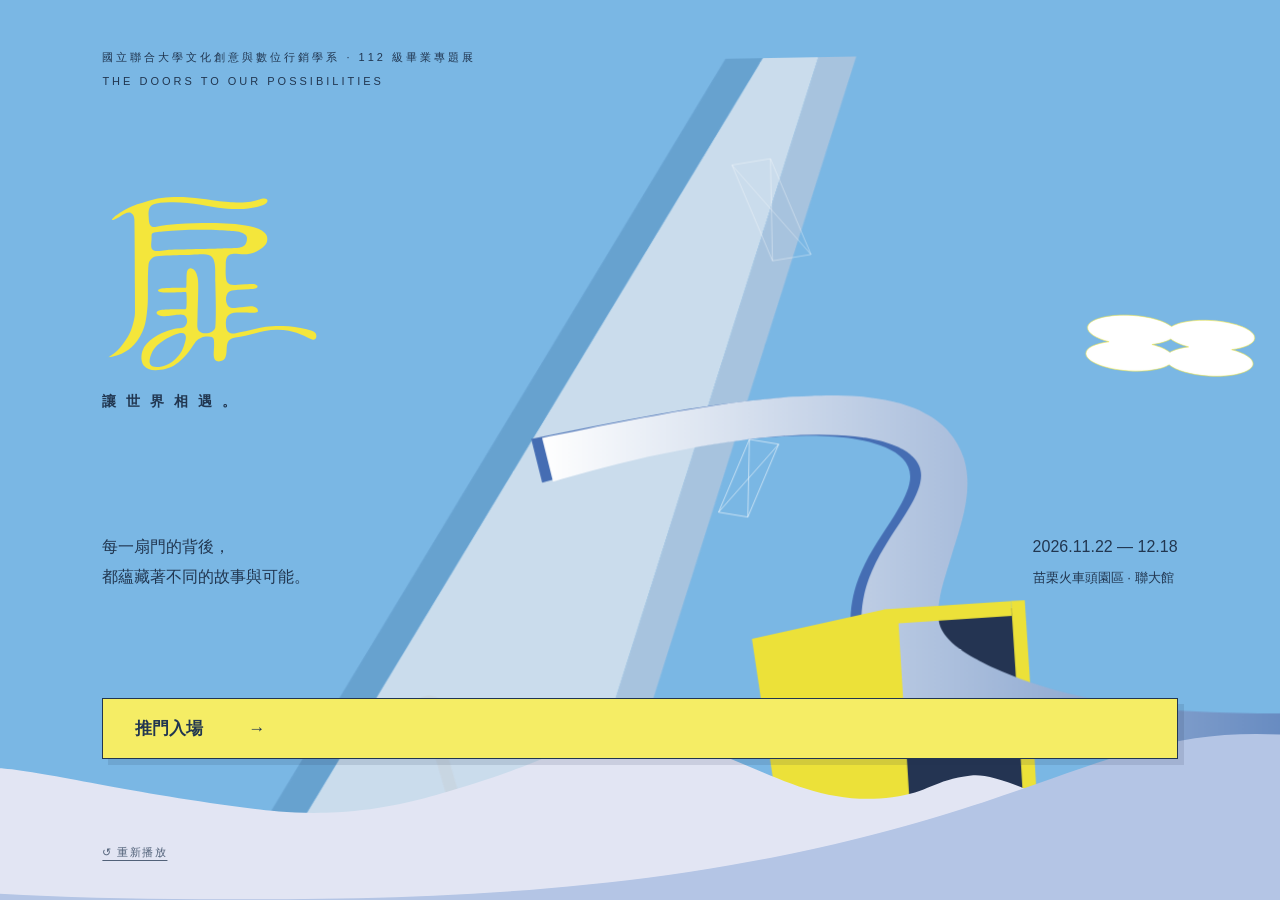
<file: index.html>
<!DOCTYPE html>
<html lang="zh-Hant">
<head>
  <meta charset="utf-8">
  <meta http-equiv="refresh" content="0; url=prototype/">
  <title>扉｜國立聯合大學文化創意與數位行銷學系 112 級畢業專題展官方網站</title><link rel="icon" type="image/png" href="prototype/assets/展覽小標誌.png">
  <script>
    window.location.replace('prototype/' + window.location.hash);
  </script>
</head>
<body style="font-family: -apple-system, BlinkMacSystemFont, 'Noto Serif TC', serif; text-align: center; padding-top: 60px; color: #4a637d; background: #eef3f8;">
  <h2>扉｜畢業專題成果典藏</h2>
  <p>正在前往展覽網站，請稍候…</p>
  <p><a href="prototype/" style="color: #2458a6; text-decoration: none; border-bottom: 1px solid #2458a6;">若未自動跳轉，請點此進入</a></p>
</body>
</html>
</file>
<file: prototype/main.css>
/* ==========================================================================
   國立聯合大學 文化創意與數位行銷學系 112 級畢業專題展《扉》
   官方展覽網站 核心主樣式表 (Unified Main Stylesheet)
   ==========================================================================
   本檔案整合原先分散的 style.css、upgrade.css、official.css 與 refinement.css，
   依據介面結構進行模組化分區，並附帶詳細中文備註說明。
   
   【目錄導覽】
   - 區塊 01：全域變數、基礎重設與襯線字型定義 (Variables & Reset)
   - 區塊 02：全站底層天空藍鎖定與主視覺全景 (Backdrop Architecture & Blue Sky Lock)
   - 區塊 03：主視覺天光與海浪微動態系統 (Ambient Waves & Breathing Light)
   - 區塊 04：開場動畫系統 (Opening Overlay & Reveal Animation)
   - 區塊 05：頁首導覽列與官方識別標誌 (Header & Official Brand)
   - 區塊 06：首頁大圖區與沉浸式進入按鈕 (Hero Section & Enter Exhibition)
   - 區塊 07：隨機門扉探索輪播區 (Door Carousel, 3D Swiper & Controls)
   - 區塊 08：作品展區滿版色彩氛圍與資訊面板 (Full-Bleed Atmosphere & Project Banner)
   - 區塊 09：專題完整說明網格 (Project Description Sections)
   - 區塊 10：成果展示相簿與照片放大燈箱 (Gallery Photowall & Lightbox Dialog)
   - 區塊 11：團隊 3D 雙面翻轉畫框與漸層透明底色 (Team 3D Flip Card & Transparent Frame)
   - 區塊 12：指導老師尊榮占位畫框與呼吸微光印鑑 (Advisor Frame & Glowing Seal)
   - 區塊 13：下一扇門扉翻門按鈕 (Next Project Door Transition Button)
   - 區塊 14：展務團隊、系所介紹、展覽交通資訊與頁尾 (Visiting Info, Faculty & Footer)
   - 區塊 15：行動裝置與平板響應式全斷點適配 (Responsive Layout for Mobile & Tablet)
   ========================================================================== */


/* ==========================================================================
   【區塊 01】全域變數、基礎重設與襯線字型定義 (Variables & Reset)
   ========================================================================== */

:root {
  /* 官方展覽主視覺標準色系 */
  --accent: #619ab4;          /* 預設天藍代表色 (由各組 themeColor 動態覆蓋) */
  --accent-rgb: 97, 154, 180; /* 代表色之 RGB 數值，用於半透明與覆蓋層計算 */
  --card-bg: #619ab4;         /* 門卡背面與底色 */
  --ink: #213650;             /* 深墨藍文字主色 */
  --paper: #f6f6eb;           /* 典雅溫潤米白底色 */
  
  /* 襯線字型堆疊（標準宋體/楷體優先，維持文藝典雅氣質） */
  --font-serif: "Noto Serif TC", "Source Han Serif TC", "Songti TC", "STSong", "MingLiU", "DFKai-SB", serif;
  --font-sans: -apple-system, BlinkMacSystemFont, "Segoe UI", Roboto, "Microsoft JhengHei", "PingFang TC", sans-serif;
}

/* 盒模型全域重設 */
*, *::before, *::after {
  box-sizing: border-box;
}

html {
  scroll-behavior: smooth;
  scroll-padding-top: 90px;
}

body {
  margin: 0;
  color: var(--ink);
  font-family: var(--font-sans);
  background-color: #7ab7e4 !important; /* 確保全域底色永久鎖定為官方開幕藍色 */
  overflow-x: clip;
  -webkit-font-smoothing: antialiased;
}

/* 點擊反饋與按鈕/連結基礎 */
button, a {
  -webkit-tap-highlight-color: transparent;
}

a {
  color: inherit;
  text-underline-offset: 5px;
}

button {
  cursor: pointer;
  font: inherit;
  color: inherit;
  border: 0;
  background: transparent;
}

button:focus-visible, a:focus-visible {
  outline: 3px solid #324ac2;
  outline-offset: 5px;
}

/* 標題襯線字體強制規範 */
h1, h2, h3, h4,
.project-title-main,
.door strong,
.section-head h2,
.project-heading h2,
.project-team h3,
#venue h3,
#faculty h3,
.hero h1 {
  font-family: var(--font-serif) !important;
  font-weight: 700 !important;
  letter-spacing: 0.05em !important;
}

/* 頁面切換淡入動畫（限於 main 內容頁） */
[hidden] {
  display: none !important;
}

main > [data-page]:not([hidden]) {
  animation: page-enter 0.35s ease both;
}

@keyframes page-enter {
  from { opacity: 0; transform: translateY(10px); }
  to   { opacity: 1; transform: none; }
}


/* ==========================================================================
   【區塊 02】全站底層天空藍鎖定與主視覺全景 (Backdrop Architecture & Blue Sky Lock)
   --------------------------------------------------------------------------
   【核心備註】
   1. 背景藍色 (#7ab7e4)：貫穿全站與開場動畫的核心底色，任何過渡均不可設為透明。
   2. 滿版氛圍覆蓋層 (.exhibition-backdrop::after)：全螢幕 100vw × 100vh 覆蓋，
      依選中的門卡代表色以 22% 半透明柔和過渡，既展現各組色彩氛圍，又保留主視覺可見性。
   ========================================================================== */

body, body[data-page] {
  animation: none !important;
  transform: none !important;
  background-color: #7ab7e4 !important;
}

.exhibition-backdrop {
  position: fixed !important;
  inset: 0 !important;
  width: 100vw !important;
  height: 100vh !important;
  pointer-events: none !important;
  z-index: 0 !important;
  overflow: hidden !important;
  background-color: #7ab7e4 !important;
}

/* 滿版標準色半透明氛圍覆蓋層 (隨各組代表色平滑過渡) */
.exhibition-backdrop::after {
  content: "" !important;
  position: absolute !important;
  inset: 0 !important;
  width: 100% !important;
  height: 100% !important;
  background-color: rgba(var(--accent-rgb, 97, 154, 180), 0.22) !important;
  transition: background-color 0.6s cubic-bezier(0.25, 1, 0.5, 1) !important;
  pointer-events: none !important;
  z-index: 1 !important;
}

/* 官方主視覺 SVG 場景向量圖 (電腦版/手機版響應式切換) */
.official-scene {
  position: absolute !important;
  inset: 0 !important;
  width: 100% !important;
  height: 100% !important;
  display: block !important;
  object-fit: cover !important;
}

.scene-desktop {
  display: block !important;
}
.scene-mobile {
  display: none !important;
}

/* 電腦版海浪下半部無縫封底延展 */
.scene-desktop .sea-continuation {
  fill: #b4c5e5 !important;
}


/* ==========================================================================
   【區塊 03】主視覺天光與海浪微動態系統 (Ambient Waves & Breathing Light)
   ========================================================================== */

/* 1. 天光微動態：柔和明度與彩度交替呼吸光澤 */
#home [data-name="天光"] {
  transform-box: fill-box;
  transform-origin: 94% 0;
}

#home:not(.intro-running) [data-name="天光"] {
  animation: light-breathe-glow 7s ease-in-out infinite alternate !important;
}

@keyframes light-breathe-glow {
  0% {
    opacity: 0.82;
    transform: rotate(-1deg);
    filter: brightness(0.96) saturate(0.92);
  }
  50% {
    opacity: 1;
    transform: rotate(0.8deg);
    filter: brightness(1.16) saturate(1.22) drop-shadow(0 0 18px rgba(255, 255, 255, 0.45));
  }
  100% {
    opacity: 0.86;
    transform: rotate(-0.65deg);
    filter: brightness(1.02) saturate(1.05);
  }
}

/* 2. 海波浪微動態：輕柔起伏搖盪 */
#home [data-name="海波浪"] {
  animation: sea-sway-ambient 6.5s ease-in-out infinite alternate !important;
}

@keyframes sea-sway-ambient {
  0%   { transform: translate(0, 0) rotate(0deg); }
  50%  { transform: translate(-11px, 9px) rotate(-0.28deg); }
  100% { transform: translate(16px, -13px) rotate(0.32deg); }
}

#home [data-name="海波浪"] path:nth-child(1) {
  animation: sea-foam-ambient 4.5s ease-in-out infinite alternate !important;
}

@keyframes sea-foam-ambient {
  0%   { opacity: 0.75; transform: translateY(0); }
  50%  { opacity: 0.95; transform: translateY(-2px); }
  100% { opacity: 0.8;  transform: translateY(1.5px); }
}

/* 門片以右側為軸，鑰匙固定在天光範圍內。 */
#home:not(.intro-running) [data-name="門框上層"] {
  transform-box: fill-box;
  transform-origin: 100% 0;
  animation: door-leaf-idle 5.2s ease-in-out infinite;
}

@keyframes door-leaf-idle {
  0%, 100% { transform: scaleX(1); }
  50% { transform: scaleX(.95); }
}

#home:not(.intro-running) [data-name="鑰匙影子"] {
  animation: key-idle 5.8s ease-in-out infinite;
}

@keyframes key-idle {
  0%, 100% { opacity: .28; }
  45%, 65% { opacity: 1; }
}

/* 3. 道路光影流動 */
#home:not(.intro-running) [data-name="路上層色"] {
  animation: road-ambient 8s ease-in-out infinite alternate !important;
}
@keyframes road-ambient {
  0%   { filter: brightness(1); }
  100% { filter: brightness(1.06) saturate(1.05); }
}


/* ==========================================================================
   【區塊 04】開場動畫系統 (Opening Overlay & Reveal Animation)
   ========================================================================== */

#opening {
  position: fixed;
  inset: 0;
  z-index: 100;
  background: #79b9d8;
  display: none;
  align-items: center;
  justify-content: center;
  flex-direction: column;
  pointer-events: none;
  color: #f4ed69;
}

#opening.play {
  display: flex;
  animation: opening 2s both;
}

#opening span {
  font-family: var(--font-serif);
  font-size: 180px;
  animation: form 1.5s both;
}

#opening p {
  letter-spacing: 12px;
}

@keyframes opening {
  0%, 75% { opacity: 1; }
  100%    { opacity: 0; visibility: hidden; }
}

@keyframes form {
  from { transform: translateY(35px) rotate(-10deg); filter: blur(12px); opacity: 0; }
  to   { transform: none; filter: none; opacity: 1; }
}

/* ---- 首頁場景架構（開場與靜態首頁共用的錨定排版）---- */

/* 開場蓋板：refinement 覆蓋 — 新架構中 #opening 由 JS 控制，CSS 預設收起 */
#opening, #opening.play, #opening.demo-play {
  display: none !important;
  animation: none !important;
}

/* #home 整體佈局鎖定 */
#home {
  animation: none !important;
  isolation: isolate;
  overflow: hidden;
}

#home .scene-art {
  position: absolute;
  pointer-events: none;
  user-select: none;
  transform: none !important;
  animation: none !important;
  translate: none !important;
  z-index: -1;
}

#home .official-scene {
  pointer-events: none;
  user-select: none;
  animation: none !important;
}

#home .official-logo {
  aspect-ratio: 478 / 402;
  object-fit: contain;
}

#home .hero-index {
  pointer-events: none;
}

/* ---- 開場進行中（intro-running）SVG 圖層動畫 ---- */

/* 天光 → 道路 → 門圖騰 → 雲。各段各自緩入緩出。 */
#home.intro-running [data-name="天光"] {
  animation: light-fall 3s ease-in-out both !important;
}

#home.intro-running [data-name="路上層色"],
#home.intro-running [data-name="路下層色"] {
  animation: road-reveal 3s 1.6s ease-in-out both !important;
}

#home.intro-running [data-layer="未知的門圖騰01"] {
  animation: scene-fade-in 1.7s 3.8s ease-in-out both;
}

#home.intro-running [data-layer="未知的門圖騰01"] + [data-layer="未知的門圖騰01"] {
  animation-delay: 4.4s;
}

#home [data-name="雲"] {
  animation: opening-cloud-drift 9s ease-in-out infinite alternate;
}

#home.intro-running [data-layer="雲"] {
  animation: scene-fade-in 2.15s 5.05s ease-in-out both;
}

#home.intro-running .hero-bottom {
  animation: home-copy-in 7.2s ease-in-out both;
}

#home.intro-running [data-name="鑰匙影子"] {
  animation: key-in-light 1.8s 1.5s ease-in-out both !important;
}

@keyframes road-reveal {
  from { clip-path: inset(0 100% 0 0); }
  to   { clip-path: inset(0 0 0 0); }
}

@keyframes light-fall {
  from {
    opacity: 0;
    transform: rotate(-1deg) scaleY(.05);
    filter: brightness(.96) saturate(.92);
  }
  to {
    opacity: .82;
    transform: rotate(-1deg) scaleY(1);
    filter: brightness(.96) saturate(.92);
  }
}

@keyframes scene-fade-in {
  from { opacity: 0; }
  to   { opacity: 1; }
}

@keyframes opening-cloud-drift {
  from { translate: 0 0; }
  to   { translate: 20px -6px; }
}

@keyframes home-copy-in {
  0%, 25% { opacity: .3; }
  100% { opacity: 1; }
}

@keyframes key-in-light {
  from { opacity: 0; }
  to   { opacity: .28; }
}

/* ---- 官方場景圖層：雙構圖精確錨定（首頁 & 展覽背板共用）---- */

#home .scene-art {
  inset: 0 !important;
  width: 100%;
  height: 100% !important;
  overflow: hidden;
  background: none;
}

#home .scene-art .official-scene,
.exhibition-backdrop .official-scene {
  position: absolute;
  inset: 0;
  width: 100%;
  height: 100%;
  max-width: none;
  transform: none !important;
  translate: none !important;
}

#home .placed-layer {
  pointer-events: none;
}


/* ==========================================================================
   【區塊 05】頁首導覽列與官方識別標誌 (Header & Official Brand)
   ========================================================================== */

header {
  height: 76px;
  padding: 0 5vw;
  display: flex;
  align-items: center;
  justify-content: space-between;
  background: #f6f6ebef;
  position: sticky;
  top: 0;
  z-index: 10;
  border-bottom: 1px solid #21365022;
  backdrop-filter: blur(12px);
  -webkit-backdrop-filter: blur(12px);
}

/* 首頁無頂部導覽列，推門進入展區後優雅浮現 */
body[data-page="home"] header {
  display: none !important;
}

body:not([data-page="home"]) header {
  display: flex !important;
  animation: header-fade-in 0.4s ease both;
}

@keyframes header-fade-in {
  from { opacity: 0; transform: translateY(-10px); }
  to   { opacity: 1; transform: translateY(0); }
}

.brand {
  display: flex;
  align-items: center;
  text-decoration: none;
  font-size: 28px;
  font-family: var(--font-serif);
}

.brand img {
  width: 44px;
  height: 44px;
  object-fit: cover;
  border-radius: 50%;
  box-shadow: 0 0 0 1px #24435b20;
}

.brand small {
  font-size: 11px;
  margin-left: 12px;
  letter-spacing: 2px;
  font-family: var(--font-sans);
}

nav {
  display: flex;
  gap: 25px;
  font-size: 13px;
  font-weight: 500;
}

nav a {
  text-decoration: none;
  transition: opacity 0.2s ease;
}

nav a[aria-current="page"] {
  text-decoration: underline;
  text-underline-offset: 7px;
  font-weight: 700;
}


/* ==========================================================================
   【區塊 06】首頁大圖區與沉浸式進入按鈕 (Hero Section & Enter Exhibition)
   ========================================================================== */

.hero {
  position: relative;
  overflow: hidden;
  min-height: 100svh !important;
  background: #7ab7e4 !important;
  padding: 45px 8vw 40px;
  display: flex;
  flex-direction: column;
  justify-content: space-between;
}

.eyebrow {
  font-size: 11px;
  letter-spacing: 3px;
  line-height: 2.2;
  position: relative;
  z-index: 2;
  max-width: 420px;
}

.hero h1 {
  font-size: clamp(80px, 14vw, 210px);
  line-height: 1;
  margin: 30px 0 40px;
  color: #f5ed65;
  position: relative;
  z-index: 2;
}

/* 標準字 SVG 圖片：限制寬度，不受 h1 字號影響 */
.hero h1 .official-logo,
#home h1 .official-logo,
h1 .official-logo {
  width: 220px !important;
  max-width: 55vw !important;
  height: auto !important;
  font-size: initial !important;
  display: block;
}

.hero h1 span {
  display: block;
  font-family: var(--font-sans);
  font-size: 14px;
  letter-spacing: 10px;
  margin-top: 18px;
  color: #213650;
}

.hero-bottom {
  display: flex;
  justify-content: space-between;
  align-items: flex-end;
  position: relative;
  z-index: 2;
  font-size: 16px;
  line-height: 1.9;
}

/* 進入展覽黃色主題按鈕 */
.enter-exhibition {
  position: relative;
  z-index: 3;
  display: inline-flex;
  align-items: center;
  gap: 45px;
  margin-top: 22px;
  padding: 18px 32px;
  border: 1px solid #213650;
  background: #f5ed65;
  text-decoration: none;
  font-size: 17px;
  font-weight: 700;
  box-shadow: 6px 6px 0 #21365020;
  transition: background 0.2s, transform 0.2s, box-shadow 0.2s;
}

.enter-exhibition:hover {
  background: #fff5a4;
  transform: translateX(4px);
  box-shadow: 8px 8px 0 #21365030;
}

/* 重播開場動畫按鈕 */
.hero .replay-opening {
  display: block;
  margin: 18px 0 0;
  width: max-content;
  font-size: 11px;
  letter-spacing: 1.5px;
  color: #213650;
  opacity: 0.75;
  text-decoration: underline;
  text-underline-offset: 4px;
  cursor: pointer;
  background: none;
  border: none;
  padding: 0;
  transition: opacity 0.2s;
}

.hero .replay-opening:hover {
  opacity: 1;
}

/* 首頁 scene-art：SVG 背景藍色圖層設為透明（以 body 底色取代，避免藍上藍疊色） */
.hero [data-name="背景藍色"],
#opening [data-name="背景藍色"] {
  fill: transparent;
}

/* 首頁滾動指引底欄 — 隱藏 EXHIBITION ARCHIVE 文字 */
.hero-index {
  display: none !important;
}

/* 首頁 scene-art 位置精確錨定（電腦版） */
.hero .scene-art {
  position: absolute;
  left: 36%;
  right: -2%;
  top: 0;
  bottom: 0;
  background: none;
  pointer-events: none;
  user-select: none;
}


/* ==========================================================================
   【區塊 07】隨機門扉探索輪播區 (Door Carousel, 3D Swiper & Controls)
   ========================================================================== */

#portfolio {
  position: relative !important;
  background: transparent !important;
  min-height: calc(100svh - 76px);
  padding: 60px 0 100px;
}

.section-head {
  text-align: center;
  margin: 0 auto 30px;
  max-width: 900px;
}

.section-head > p:first-child {
  font-size: 11px;
  letter-spacing: 3px;
  margin-bottom: 8px;
}

.section-head h2 {
  font-size: clamp(28px, 4vw, 42px);
  margin: 10px 0 16px;
}

/* 隨機排序說明小標與 Hover 驚嘆號提示 */
.section-sub {
  display: inline-flex !important;
  align-items: center !important;
  justify-content: center !important;
  gap: 4px !important;
  font-size: 12px !important;
  margin: 0 0 2px !important;
  color: #4b6077 !important;
}

.random-order-tip {
  display: inline-flex !important;
  align-items: center !important;
  position: relative !important;
  cursor: pointer !important;
}

.tip-icon {
  display: inline-flex !important;
  align-items: center !important;
  justify-content: center !important;
  width: 15px !important;
  height: 15px !important;
  border-radius: 50% !important;
  background: #507191 !important;
  color: #ffffff !important;
  font-size: 10px !important;
  font-weight: 700 !important;
  margin-left: 4px !important;
  transition: transform 0.2s ease, background-color 0.2s ease !important;
}

.random-order-tip:hover .tip-icon {
  background: #254263 !important;
  transform: scale(1.15) !important;
}

.tip-popover {
  position: absolute !important;
  bottom: calc(100% + 8px) !important;
  left: 50% !important;
  transform: translateX(-50%) translateY(4px) !important;
  background: #1e334a !important;
  color: #ffffff !important;
  font-size: 11px !important;
  line-height: 1.6 !important;
  padding: 8px 12px !important;
  border-radius: 6px !important;
  width: max-content !important;
  max-width: 250px !important;
  box-shadow: 0 8px 20px rgba(0, 0, 0, 0.25) !important;
  pointer-events: none !important;
  opacity: 0 !important;
  visibility: hidden !important;
  transition: opacity 0.25s ease, transform 0.25s ease !important;
  z-index: 20 !important;
}

.tip-popover::after {
  content: "" !important;
  position: absolute !important;
  top: 100% !important;
  left: 50% !important;
  transform: translateX(-50%) !important;
  border: 5px solid transparent !important;
  border-top-color: #1e334a !important;
}

.random-order-tip:hover .tip-popover,
.random-order-tip:focus-visible .tip-popover {
  opacity: 1 !important;
  visibility: visible !important;
  transform: translateX(-50%) translateY(0) !important;
}

/* 門扉 Swiper 舞台 */
.door-stage {
  width: 100%;
  overflow: hidden;
  padding: 24px 0 35px;
  touch-action: pan-y;
}

#counter {
  font-size: 12px;
  letter-spacing: 3px;
  color: #213650;
  font-weight: 600;
}

.doors.swiper-wrapper {
  padding: 0 !important;
  overflow: visible !important;
  gap: 0;
  align-items: flex-start;
}

#portfolio {
  --door-card-width: 260px;
}

.door.swiper-slide {
  width: var(--door-card-width) !important;
  max-width: 80vw !important;
  flex-shrink: 0;
  opacity: 0.55;
  transition: opacity 0.4s, transform 0.4s;
  padding: 0;
  text-align: left;
}

.door.swiper-slide.active,
.door.swiper-slide.swiper-slide-active {
  opacity: 1 !important;
  transform: translateY(-8px) scale(1.04) !important;
}

/* 門卡外框質感 */
.door-frame {
  width: 100% !important;
  aspect-ratio: 3 / 4 !important;
  position: relative !important;
  border-radius: 6px !important;
  overflow: hidden !important;
  display: flex !important;
  align-items: center !important;
  justify-content: center !important;
  box-shadow: 10px 15px 0 #253b5515, 0 20px 30px #20334c20 !important;
  border: 6px solid #e9e7d6 !important;
}

.door.swiper-slide.active .door-frame {
  border-color: #ede86b !important;
}

.door-frame img {
  display: block;
  width: 100%;
  height: 100%;
  object-fit: contain;
}

.door strong {
  display: -webkit-box;
  -webkit-line-clamp: 2;
  -webkit-box-orient: vertical;
  overflow: hidden;
  line-height: 1.6;
  min-height: 48px;
  font-size: 17px;
  margin-top: 14px;
}

/* 門扉下方點擊提示文字 */
.door-hint {
  text-align: center !important;
  font-size: 9.5px !important;
  letter-spacing: 2px !important;
  color: #657685 !important;
  margin: 2px 0 10px !important;
}

/* 主視覺缺漏佔位卡牌 */
.door-missing {
  display: flex !important;
  flex-direction: column !important;
  align-items: center !important;
  justify-content: center !important;
  gap: 10px !important;
  color: #f6f6eb !important;
  padding: 16px !important;
  text-align: center !important;
  user-select: none !important;
  width: 100% !important;
  height: 100% !important;
}

.door-missing-tag {
  font-size: 11px !important;
  letter-spacing: 2px !important;
  padding: 3px 12px !important;
  border: 1px solid rgba(255, 255, 255, 0.45) !important;
  border-radius: 20px !important;
  background: rgba(0, 0, 0, 0.25) !important;
  font-weight: 500 !important;
}

.door-missing-badge {
  font-size: 26px !important;
  font-family: var(--font-serif) !important;
  font-weight: 700 !important;
  letter-spacing: 6px !important;
  color: #ffffff !important;
  text-shadow: 0 2px 10px rgba(0, 0, 0, 0.5) !important;
  padding: 2px 0 !important;
}

.door-missing-sub {
  font-size: 11px !important;
  opacity: 0.85 !important;
  letter-spacing: 1px !important;
}

/* 左右切換按鈕控制列 */
.controls {
  display: flex;
  justify-content: center;
  align-items: center;
  gap: 25px;
  margin-top: 15px;
}

.controls button {
  width: 44px;
  height: 44px;
  border: 1px solid #21365040;
  border-radius: 50%;
  background: rgba(255, 255, 255, 0.7);
  box-shadow: 0 4px 10px rgba(0, 0, 0, 0.06);
  transition: all 0.25s ease;
}

.controls button:hover {
  background: #213650;
  color: #ffffff;
  transform: scale(1.08);
}


/* ==========================================================================
   【區塊 08】作品展區滿版色彩氛圍與資訊面板 (Full-Bleed Atmosphere & Project Banner)
   ========================================================================== */

article#project {
  max-width: 1180px !important;
  margin: 50px auto 0 !important;
  padding: 0 32px 35px 32px !important;
  background: #f7f6f0 !important;
  border-radius: 16px !important;
  box-shadow: 0 16px 40px rgba(20, 36, 56, 0.12) !important;
  border: 1px solid #21365015 !important;
}

/* 標題與簡介色帶橫幅 (電腦版左右雙欄) */
.project-banner-bar {
  margin: 0 -32px 36px -32px !important;
  padding: 44px 44px 38px 44px !important;
  background-color: var(--accent, #619ab4) !important;
  color: #ffffff !important;
  border-radius: 16px 16px 0 0 !important;
  box-shadow: 0 8px 24px rgba(0, 0, 0, 0.12) !important;
  transition: background-color 0.5s ease !important;
  display: grid !important;
  grid-template-columns: minmax(0, 1fr) minmax(0, 1fr) !important;
  gap: 48px !important;
  align-items: center !important;
}

.project-meta-col {
  display: flex !important;
  flex-direction: column !important;
  justify-content: center !important;
}

.project-meta-col .tag {
  align-self: flex-start !important;
  background: rgba(255, 255, 255, 0.25) !important;
  color: #ffffff !important;
  border: 1px solid rgba(255, 255, 255, 0.5) !important;
  backdrop-filter: blur(4px) !important;
  font-size: 11px !important;
  letter-spacing: 2px !important;
  padding: 4px 14px !important;
  border-radius: 4px !important;
  margin-bottom: 16px !important;
}

.project-title-main {
  font-size: clamp(28px, 3.2vw, 42px) !important;
  line-height: 1.3 !important;
  color: #ffffff !important;
  margin: 0 0 10px 0 !important;
  text-shadow: 0 2px 10px rgba(0, 0, 0, 0.18) !important;
}

.project-title-sub {
  font-size: 13px !important;
  font-weight: 500 !important;
  line-height: 1.6 !important;
  color: rgba(255, 255, 255, 0.88) !important;
  margin: 0 0 20px 0 !important;
}

.project-summary-box {
  font-size: 14.5px !important;
  line-height: 1.8 !important;
  color: rgba(255, 255, 255, 0.95) !important;
  margin: 0 !important;
}

/* 內頁主視覺依原圖比例呈現，橫圖可使用整個欄位。 */
.project-banner-bar.without-visual {
  grid-template-columns: 1fr !important;
}

.project-visual-col {
  width: min(100%, 560px);
  justify-self: center;
}

.cover-preview-card {
  display: grid;
  place-items: center;
}

.project-visual-col .cover-preview-card img {
  display: block;
  width: auto;
  height: auto;
  max-width: 100%;
  max-height: min(58svh, 510px);
  object-fit: contain;
}

.door-frame:has(img[src*="說蜜密"]),
.cover-preview-card:has(img[src*="說蜜密"]) {
  background: #fff !important;
  padding: 10px;
}

/* ==========================================================================
   【區塊 09】專題完整說明網格 (Project Description Sections)
   ========================================================================== */

.sections {
  display: grid;
  grid-template-columns: 1fr 1fr;
  gap: 25px 60px;
  margin: 45px 0;
}

.sections section {
  border-top: 1px solid #21365025;
  padding-top: 18px;
}

.sections h3 {
  font-size: 17px;
  font-weight: 700;
  color: #213650;
  margin: 0 0 10px 0;
}

.sections p {
  line-height: 1.9;
  font-size: 14px;
  color: #374b61;
  white-space: pre-line;
  margin: 0;
}

.sections section:last-child {
  grid-column: 1 / -1;
}

/* 外鏈與體驗連結按鈕群 */
.links {
  display: flex;
  gap: 16px;
  flex-wrap: wrap;
  margin: 30px 0 20px;
}

.link-button {
  display: inline-flex;
  align-items: center;
  padding: 10px 20px;
  border: 1px solid #21365040;
  border-radius: 6px;
  background: #ffffff;
  color: #213650;
  font-size: 13px;
  font-weight: 600;
  text-decoration: none;
  box-shadow: 0 2px 8px rgba(0, 0, 0, 0.05);
  transition: all 0.2s ease;
}

.link-button:hover {
  background: #213650;
  color: #ffffff;
  transform: translateY(-2px);
}

.links:empty { display: none; }

footer .link-button,
.department-intro .link-button,
.staff-source .link-button {
  margin: 4px 6px 4px 0;
  background: #f6f6eb;
  color: #213650;
}

footer .link-button:hover,
.department-intro .link-button:hover,
.staff-source .link-button:hover {
  background: #f5ed65;
  color: #213650;
}

/* 專題海報收合區 */
details {
  margin: 25px 0 40px;
  border: 1px solid #21365020;
  border-radius: 8px;
  padding: 16px 20px;
  background: #ffffff;
}

details summary {
  cursor: pointer;
  font-weight: 600;
  font-size: 14px;
  color: #213650;
}

details img.cover {
  display: block;
  width: 100%;
  max-width: 620px;
  height: auto;
  margin: 18px auto 0;
  border-radius: 6px;
}


/* ==========================================================================
   【區塊 10】成果展示相簿與照片放大燈箱 (Gallery Photowall & Lightbox Dialog)
   ========================================================================== */

.gallery {
  display: grid;
  grid-template-columns: repeat(6, minmax(0, 1fr));
  gap: 24px 20px;
  align-items: start;
  margin: 40px 0;
}

.gallery figure {
  grid-column: span 2;
  margin: 0;
  background: #fffaf0;
  padding: 9px 9px 12px;
  box-shadow: 0 8px 24px #24345210;
  border-radius: 4px;
  transition: transform 0.3s ease, box-shadow 0.3s ease;
}

.gallery figure:hover {
  transform: scale(1.03) !important;
  box-shadow: 0 16px 36px #24345220;
  z-index: 2;
}

/* 錯落拍立得視角 */
.gallery figure:nth-child(5n+1) { grid-column: span 3; transform: rotate(-1.3deg); }
.gallery figure:nth-child(5n+2) { grid-column: span 3; transform: rotate(1.3deg); margin-top: 18px; }
.gallery figure:nth-child(5n+4) { transform: rotate(-1deg); margin-top: 10px; }

.gallery img {
  width: 100%;
  aspect-ratio: 4 / 3;
  object-fit: cover;
  display: block;
  cursor: zoom-in;
  border-radius: 2px;
}

.gallery figcaption {
  font-size: 11.5px;
  line-height: 1.6;
  margin-top: 10px;
  color: #4a5c6e;
}

.gallery figure figcaption:empty {
  display: none !important;
}

/* 圖片檢視：先完整顯示，點圖片放大後可捲動查看細節。 */
img[data-view-image] {
  cursor: zoom-in;
}

img[data-view-image]:focus-visible {
  outline: 2px solid #324ac2;
  outline-offset: 3px;
}

html:has(#lightbox[open], #staff-profile[open]) {
  overflow: hidden;
}

#lightbox {
  position: fixed;
  inset: 0;
  width: 100%;
  height: 100%;
  max-width: none;
  max-height: none;
  margin: 0;
  padding: 0;
  border: 0;
  background: transparent;
  color: #fff;
}

#lightbox::backdrop {
  background: #101b2beb;
}

.lightbox-view {
  display: flex;
  flex-direction: column;
  width: 100%;
  height: 100%;
  padding: 52px 16px 22px;
  overflow: auto;
  overscroll-behavior: contain;
}

.lightbox-image {
  flex: none;
  margin: auto;
  padding: 0;
  cursor: zoom-in;
}

.lightbox-image img {
  display: block;
  max-width: min(calc(100vw - 32px), 1440px);
  max-height: calc(100dvh - 114px);
  object-fit: contain;
}

#lightbox.is-zoomed .lightbox-image {
  margin: auto;
  cursor: zoom-out;
}

#lightbox.is-zoomed img {
  width: var(--zoom-width);
  max-width: none;
  max-height: none;
}

#lightbox p {
  flex: none;
  align-self: center;
  margin: 12px 0 0;
  text-align: center;
  font-size: .875rem;
}

#close-modal {
  position: absolute;
  top: 8px;
  right: 12px;
  width: 44px;
  height: 44px;
  padding: 0;
  font-size: 30px;
  line-height: 1;
  border-radius: 50%;
  background: #101b2baa;
}

#lightbox button:focus-visible {
  outline-color: #f5ed65;
  outline-offset: 1px;
}

/* ==========================================================================
   【區塊 11】團隊 3D 雙面翻轉畫框與漸層透明底色 (Team 3D Flip Card & Transparent Frame)
   --------------------------------------------------------------------------
   【核心亮點】
   1. 3D 翻面結構：點擊正面 A 自動旋轉 180° 切換為背面 B。
   2. 漸層透明畫框底色：上半部透明透出背景，下半部過渡為實體飽和色托住人物。
   3. 人物身高級歸一化：所有 24 張圖統一對齊 920px 基準身高，站姿比例完美一致。
   ========================================================================== */

.project-team {
  display: flex !important;
  flex-direction: column !important;
  align-items: center !important;
  text-align: center !important;
  background: #f7f6f0 !important;
  border-radius: 12px !important;
  border: 1px solid #21365018 !important;
  box-shadow: 0 10px 30px rgba(33, 54, 80, 0.05) !important;
  padding: 40px 32px 48px 32px !important;
  margin-top: 65px !important;
  gap: 28px !important;
  width: 100% !important;
}

.team-meta-header {
  display: flex !important;
  flex-direction: column !important;
  align-items: center !important;
  width: 100% !important;
  max-width: 800px !important;
}

.team-meta-header .tag {
  background: rgba(33, 54, 80, 0.08) !important;
  color: #213650 !important;
  border: 1px solid rgba(33, 54, 80, 0.15) !important;
  font-size: 11px !important;
  letter-spacing: 2px !important;
  padding: 4px 14px !important;
  border-radius: 4px !important;
  margin-bottom: 12px !important;
}

.team-meta-header h3 {
  font-size: clamp(24px, 2.5vw, 32px) !important;
  color: #213650 !important;
  margin: 0 0 12px 0 !important;
}

.team-members-list {
  font-size: clamp(16px, 1.4vw, 19px) !important;
  font-weight: 600 !important;
  color: #2e4359 !important;
  margin: 0 !important;
  letter-spacing: 0.05em !important;
}

/* 雙畫框展示舞台 (團隊照 + 指導老師) */
.team-stage {
  display: flex !important;
  justify-content: center !important;
  align-items: stretch !important;
  gap: 32px !important;
  width: 100% !important;
  max-width: 960px !important;
  margin: 12px auto 0 !important;
  perspective: 1200px !important;
}

/* 翻面卡片外框容器 */
.team-card-flipper {
  position: relative !important;
  flex: 1 1 440px !important;
  max-width: 500px !important;
  min-height: 450px !important;
  cursor: pointer !important;
  outline: none !important;
  border-radius: 16px !important;
  transition: transform 0.4s cubic-bezier(0.2, 0.8, 0.2, 1), box-shadow 0.4s ease !important;
  user-select: none !important;
}

.team-card-flipper:hover {
  transform: translateY(-8px) scale(1.015) !important;
}

.team-card-flipper:focus-visible {
  box-shadow: 0 0 0 4px #7ab7e4, 0 20px 35px rgba(33, 54, 80, 0.22) !important;
}

/* 翻轉核心 3D 容器 */
.team-card-inner {
  position: relative !important;
  width: 100% !important;
  height: 100% !important;
  min-height: 450px !important;
  border-radius: 16px !important;
  transform-style: preserve-3d !important;
  transition: transform 0.75s cubic-bezier(0.34, 1.25, 0.64, 1) !important;
  box-shadow: 0 16px 36px rgba(25, 45, 75, 0.18), 0 4px 12px rgba(0, 0, 0, 0.08) !important;
}

.team-card-flipper.is-flipped .team-card-inner {
  transform: rotateY(180deg) !important;
}

.team-card-face {
  background: #1b2f48;
  position: absolute !important;
  inset: 0 !important;
  width: 100% !important;
  height: 100% !important;
  border-radius: 16px !important;
  overflow: hidden !important;
  backface-visibility: hidden !important;
  -webkit-backface-visibility: hidden !important;
  display: flex !important;
  flex-direction: column !important;
  padding: 16px !important;
}

.team-card-back,
.advisor-card-back {
  transform: rotateY(180deg) !important;
}

.team-card-face[inert] {
  pointer-events: none;
}

/* 典雅藝術畫框（雙重框線、內陰影、四角金屬角花） */
.artistic-frame-border {
  position: relative !important;
  width: 100% !important;
  height: 100% !important;
  border: 3px solid rgba(255, 255, 255, 0.88) !important;
  border-radius: 12px !important;
  box-shadow: inset 0 0 0 2px rgba(255, 255, 255, 0.3), inset 0 0 24px rgba(0, 0, 0, 0.15) !important;
  display: flex !important;
  flex-direction: column !important;
  justify-content: flex-end !important;
  align-items: center !important;
  overflow: hidden !important;
}

/* 畫框四角金屬裝飾角花 */
.frame-corner {
  position: absolute !important;
  width: 14px !important;
  height: 14px !important;
  border: 2px solid rgba(255, 255, 255, 0.95) !important;
  pointer-events: none !important;
  z-index: 4 !important;
}
.frame-corner.tl { top: 6px !important; left: 6px !important; border-right: none !important; border-bottom: none !important; }
.frame-corner.tr { top: 6px !important; right: 6px !important; border-left: none !important; border-bottom: none !important; }
.frame-corner.bl { bottom: 6px !important; left: 6px !important; border-right: none !important; border-top: none !important; }
.frame-corner.br { bottom: 6px !important; right: 6px !important; border-left: none !important; border-top: none !important; }

/* 去背圖片放置盒 */
.frame-image-box {
  position: absolute !important;
  inset: 0 !important;
  display: flex !important;
  align-items: flex-end !important;
  justify-content: center !important;
  padding: 12px 10px 0 10px !important;
}

/* 人物身高統一鎖定 95% 高度對齊，自帶立體真實落地陰影 */
.cutout-img {
  height: 95% !important;
  max-height: 95% !important;
  width: auto !important;
  max-width: 94% !important;
  object-fit: contain !important;
  object-position: bottom center !important;
  filter: drop-shadow(0 14px 22px rgba(18, 30, 50, 0.38)) drop-shadow(0 4px 6px rgba(0, 0, 0, 0.2)) !important;
  transition: transform 0.4s ease !important;
  pointer-events: none !important;
}

.team-card-flipper:hover .cutout-img {
  transform: scale(1.03) !important;
}

/* 翻面操作懸浮徽章 */
.flip-hint-badge {
  position: absolute !important;
  top: 12px !important;
  right: 12px !important;
  z-index: 5 !important;
  display: inline-flex !important;
  align-items: center !important;
  gap: 5px !important;
  background: rgba(22, 38, 62, 0.72) !important;
  backdrop-filter: blur(8px) !important;
  -webkit-backdrop-filter: blur(8px) !important;
  color: #ffffff !important;
  font-size: 11px !important;
  font-weight: 600 !important;
  letter-spacing: 1.5px !important;
  padding: 4px 11px !important;
  border-radius: 20px !important;
  border: 1px solid rgba(255, 255, 255, 0.38) !important;
  box-shadow: 0 4px 12px rgba(0, 0, 0, 0.2) !important;
  transition: background 0.3s ease, transform 0.3s ease !important;
}

.team-card-flipper:hover .flip-hint-badge {
  background: rgba(22, 38, 62, 0.92) !important;
  transform: scale(1.05) !important;
}

.card-caption {
  text-align: center !important;
  margin-top: 14px !important;
}
.card-caption .card-title {
  display: block !important;
  font-family: var(--font-serif) !important;
  font-size: 15px !important;
  font-weight: 700 !important;
  color: #213650 !important;
  letter-spacing: 2px !important;
}
.card-caption .card-sub {
  display: block !important;
  font-size: 10px !important;
  color: #708095 !important;
  letter-spacing: 1.5px !important;
  margin-top: 2px !important;
}


/* ==========================================================================
   【區塊 12】指導老師尊榮占位畫框與呼吸微光印鑑 (Advisor Frame & Glowing Seal)
   ========================================================================== */

.advisor-card-flipper {
  flex: 0 1 340px !important;
  max-width: 380px !important;
}

.advisor-card-front .artistic-frame-border,
.advisor-card-back .artistic-frame-border {
  border-color: rgba(230, 200, 135, 0.88) !important;
  box-shadow: inset 0 0 0 2px rgba(230, 200, 135, 0.32), inset 0 0 25px rgba(0, 0, 0, 0.25) !important;
}
.advisor-card-front .frame-corner,
.advisor-card-back .frame-corner {
  border-color: rgba(230, 200, 135, 0.95) !important;
}

.advisor-placeholder-art {
  display: flex !important;
  flex-direction: column !important;
  align-items: center !important;
  justify-content: center !important;
  text-align: center !important;
  width: 100% !important;
  height: 100% !important;
  padding: 30px 20px !important;
  color: #f7f5ee !important;
}

/* 老師金色印鑑徽章 (自帶柔和呼吸光芒) */
.advisor-seal {
  width: 78px !important;
  height: 78px !important;
  border-radius: 50% !important;
  border: 2px dashed rgba(230, 200, 135, 0.65) !important;
  background: #1b2f48 !important;
  display: flex !important;
  flex-direction: column !important;
  align-items: center !important;
  justify-content: center !important;
  margin-bottom: 22px !important;
  box-shadow: 0 0 24px rgba(230, 200, 135, 0.25) !important;
  animation: sealPulse 4s ease-in-out infinite alternate !important;
}

@keyframes sealPulse {
  0%   { transform: scale(0.96); box-shadow: 0 0 14px rgba(230, 200, 135, 0.18); }
  100% { transform: scale(1.04); box-shadow: 0 0 28px rgba(230, 200, 135, 0.4); }
}

.advisor-seal .seal-icon {
  width: 32px !important;
  height: 32px !important;
  stroke: #e6c887 !important;
}
.advisor-seal .seal-text {
  font-size: 8px !important;
  letter-spacing: 2px !important;
  color: #e6c887 !important;
  font-weight: 700 !important;
  margin-top: 2px !important;
}

.advisor-role-badge {
  display: inline-block !important;
  font-size: 11px !important;
  letter-spacing: 3px !important;
  color: #e6c887 !important;
  background: rgba(230, 200, 135, 0.14) !important;
  border: 1px solid rgba(230, 200, 135, 0.4) !important;
  border-radius: 20px !important;
  padding: 3px 14px !important;
  margin-bottom: 12px !important;
}

.advisor-name {
  font-family: var(--font-serif) !important;
  font-size: 26px !important;
  font-weight: 700 !important;
  color: #ffffff !important;
  letter-spacing: 3px !important;
  margin: 0 0 10px 0 !important;
  text-shadow: 0 2px 12px rgba(0, 0, 0, 0.5) !important;
}

.advisor-await-text {
  font-size: 11px !important;
  letter-spacing: 2px !important;
  color: rgba(255, 255, 255, 0.7) !important;
}

/* 老師卡片背面：勉勵金句 */
.advisor-quote-box {
  display: flex !important;
  align-items: center !important;
  justify-content: center !important;
  padding: 32px 24px !important;
  text-align: center !important;
}
.quote-content {
  color: #f7f5ee !important;
}
.quote-mark {
  display: block !important;
  font-family: var(--font-serif) !important;
  font-size: 46px !important;
  line-height: 1 !important;
  color: #e6c887 !important;
  opacity: 0.65 !important;
}
.quote-text {
  font-family: var(--font-serif) !important;
  font-size: 14px !important;
  line-height: 1.8 !important;
  letter-spacing: 1.5px !important;
  color: rgba(255, 255, 255, 0.92) !important;
  margin: 10px 0 16px !important;
}
.quote-author {
  display: block !important;
  font-size: 12px !important;
  letter-spacing: 2px !important;
  color: #e6c887 !important;
}


/* ==========================================================================
   【區塊 13】下一扇門扉翻門按鈕 (Next Project Door Transition Button)
   ========================================================================== */

.next-project {
  position: relative !important;
  display: block !important;
  width: 100% !important;
  border: 0 !important;
  background: #20354b !important;
  color: #ffffff !important;
  padding: 0 !important;
  margin: 50px 0 10px 0 !important;
  border-radius: 8px !important;
  overflow: hidden !important;
  cursor: pointer !important;
  text-align: left !important;
  box-shadow: 0 12px 28px rgba(32, 53, 75, 0.2) !important;
  perspective: 1000px !important;
}

.next-project-bg {
  position: absolute !important;
  inset: 0 !important;
  background: #f4ed69 !important;
  transform-origin: bottom right !important;
  transform: rotate3d(1, 1, 0, 85deg) scale(0.6) !important;
  transition: transform 0.65s cubic-bezier(0.25, 1, 0.5, 1), opacity 0.5s ease !important;
  opacity: 0 !important;
  pointer-events: none !important;
  z-index: 1 !important;
}

.next-project:hover .next-project-bg {
  transform: rotate3d(0, 0, 0, 0deg) scale(1) !important;
  opacity: 1 !important;
}

.next-project .next-project-content {
  position: relative !important;
  z-index: 2 !important;
  display: flex !important;
  justify-content: space-between !important;
  align-items: center !important;
  padding: 38px 42px !important;
  font-family: var(--font-serif) !important;
  font-weight: 700 !important;
  font-size: clamp(22px, 2.2vw, 28px) !important;
  letter-spacing: 0.08em !important;
  color: #ffffff !important;
  transition: color 0.4s ease !important;
}

.next-project:hover .next-project-content {
  color: #20354b !important;
}

.next-project .arrow-icon {
  font-size: 32px !important;
  transition: transform 0.4s ease !important;
  display: inline-block !important;
}

.next-project:hover .arrow-icon {
  transform: translateX(12px) scale(1.15) !important;
}


/* ==========================================================================
   【區塊 14】展務團隊、系所介紹、展覽交通資訊與頁尾 (Visiting Info, Faculty & Footer)
   ========================================================================== */

.shared {
  position: relative;
  padding: 75px max(25px, calc((100% - 1040px) / 2));
  border-top: 1px solid #21365025;
  background: #f7f6f0;
}

.shared h3 {
  font-size: 22px;
  margin-bottom: 25px;
}

.department-intro {
  display: grid;
  grid-template-columns: 240px 1fr;
  align-items: center;
  gap: 40px;
  background: #243452;
  color: #f5f4e9;
  padding: 35px;
  border-radius: 8px;
  margin-bottom: 55px;
}

.department-intro img {
  width: 100%;
}

.department-intro p {
  font-size: 14px;
  line-height: 2;
  margin: 0;
}

#faculty {
  position: relative;
  isolation: isolate;
  display: grid;
  grid-template-columns: repeat(4, minmax(0, 1fr));
  gap: clamp(16px, 3vw, 32px);
  padding: clamp(14px, 3.5vw, 42px);
  margin-bottom: clamp(42px, 7vw, 72px);
  border: 1px solid #aa936650;
  background: #e9e6dc;
}

#faculty .faculty-frame {
  --angle: 8deg;
  --rise: 0px;
  position: relative;
  min-width: 0;
  padding: clamp(5px, 1vw, 12px);
  border: 1px solid #b99d6a;
  border-radius: 3px;
  background: #152841;
  color: #f7ecd7;
  box-shadow: 0 3px 0 #0c1b2e, 0 12px 20px #14284142;
  transform: perspective(650px) translateY(var(--rise)) rotateY(var(--angle));
  transition: transform .25s ease, box-shadow .25s ease;
}

#faculty .faculty-frame:nth-child(even) {
  --angle: -8deg;
  --rise: 8px;
}

#faculty .faculty-frame:is(:hover, :focus-visible) {
  z-index: 1;
  transform: perspective(650px) translateY(calc(var(--rise) - 8px));
  box-shadow: 0 4px 0 #0c1b2e, 0 18px 26px #14284155;
}

#faculty img,
.faculty-no-photo {
  display: block;
  width: 100%;
  height: auto;
  aspect-ratio: 4 / 5;
  object-fit: contain;
  border: 1px solid #d7bd8270;
  background: radial-gradient(ellipse at 50% 72%, #46627c, #1b2f48 72%);
}

.faculty-no-photo {
  box-shadow: inset 0 0 0 5px #1b2f48;
}

#faculty .faculty-frame strong {
  display: block;
  margin-top: 8px;
  padding: 7px 2px;
  border-top: 1px solid #b99d6a60;
  font-family: var(--font-serif);
  font-size: clamp(1rem, 2.2vw, 1.35rem);
  font-weight: 700;
  letter-spacing: .08em;
  text-align: center;
}

@media (max-width: 760px) {
  #faculty { grid-template-columns: repeat(2, minmax(0, 1fr)); }
}

.advisor-profile-button {
  display: block;
  margin: 16px auto 28px;
  padding: 10px 16px;
  text-decoration: underline;
  text-underline-offset: 4px;
}

.visit-grid {
  display: grid;
  grid-template-columns: minmax(0, 1fr) minmax(0, 440px);
  gap: 35px;
  align-items: center;
}

.visit-grid img {
  width: 100%;
  border-radius: 6px;
}

.visit-poster {
  width: 100%;
  max-width: 440px;
  margin: 0;
  justify-self: center;
}

.visit-poster img {
  display: block;
  height: auto;
  box-shadow: 0 12px 32px #21365026;
}

.visit-poster figcaption {
  margin-top: 12px;
  text-align: center;
  font-size: .85rem;
}

.visit-grid p {
  line-height: 1.9;
  font-size: 14.5px;
}

footer {
  position: relative;
  background: #213650;
  color: #f6f6eb;
  padding: 55px 8vw;
  font-size: 12px;
  line-height: 2.5;
}

footer strong {
  font-family: var(--font-serif);
  font-size: clamp(40px, 6vw, 65px);
  font-weight: 400;
  display: block;
}

footer a {
  margin-right: 15px;
  color: #f5ed65;
}


.footer-logo,
.department-footer {
  display: block;
  width: min(100%, 235px);
  height: auto;
}

.footer-logo {
  width: 84px;
  margin-bottom: 18px;
}

#external a {
  display: inline-block;
}

/* 以同色底襯襯托去背人物，相框的邊緣交錯堆疊。 */
.committee-frames {
  --portrait-matte: #c1daea;
  display: grid;
  grid-template-columns: repeat(5, minmax(0, 1fr));
  align-items: start;
  row-gap: 26px;
  padding: 16px 14px 22px;
  margin: 0;
  list-style: none;
  isolation: isolate;
}

.committee-card {
  --tilt: -4deg;
  position: relative;
  min-width: 0;
  width: calc(100% + 9px);
  transform: translateY(var(--offset, 0px)) rotate(var(--tilt));
}

.committee-card:nth-child(even) {
  --tilt: 4deg;
  --offset: 9px;
}

.committee-card:nth-child(3n) {
  --tilt: -1deg;
  --offset: 4px;
}

.committee-card:last-child {
  width: 100%;
}

.committee-card:is(:hover, :focus-within) {
  z-index: 2;
  transform: translateY(-4px) rotate(0);
}

.committee-frame {
  display: block;
  width: 100%;
  margin: 0;
  padding: 8px;
  background: #fffaf0;
  color: #213650;
  box-shadow: 0 7px 16px #21365036;
}

.committee-portrait {
  display: grid;
  place-items: center;
  aspect-ratio: 4 / 5;
  background-color: var(--portrait-matte);
  overflow: hidden;
  font-size: .8rem;
}

.committee-portrait img {
  display: block;
  width: 100%;
  height: 100%;
  object-fit: contain;
}

.committee-label {
  font-family: var(--font-serif);
  display: grid;
  gap: 4px;
  text-align: center;
  padding: 8px 0 3px;
}

.committee-label span {
  font-size: .75rem;
}

/* 以去背人像、斜切色帶與分段進場組成角色卡。 */
#staff-profile {
  width: min(900px, calc(100% - 24px));
  max-width: none;
  max-height: calc(100dvh - 24px);
  padding: 0;
  border: 0;
  background: #f4f2e8;
  color: #1b2f48;
  box-shadow: 0 24px 80px #0b182780;
}

#staff-profile::backdrop {
  background: #101b2bba;
}

.staff-scene {
  position: relative;
  isolation: isolate;
  overflow: hidden;
  min-height: 420px;
  display: grid;
  align-items: center;
  border: 1px solid #8ca0ae;
  background-image: repeating-linear-gradient(90deg, transparent 0 63px, #1b2f480d 63px 64px);
}

.staff-scene::before {
  content: "";
  position: absolute;
  inset: 0;
  z-index: -1;
  background: #bed8e5;
  clip-path: polygon(0 54%, 100% 4%, 100% 47%, 0 97%);
  animation: staff-band .55s cubic-bezier(.2,.7,.2,1) both;
}

.staff-scene::after {
  content: "";
  position: absolute;
  inset: 15px;
  z-index: -1;
  border: 1px solid #1b2f4830;
  pointer-events: none;
}

#staff-profile.has-portrait .staff-scene {
  grid-template-columns: 1fr 1fr;
}

.staff-portrait {
  display: none;
}

.has-portrait .staff-portrait {
  display: grid;
  height: clamp(300px, 58vh, 500px);
  align-self: end;
  align-items: end;
  animation: staff-portrait-in .65s .08s cubic-bezier(.18,.8,.24,1) both;
}

.staff-portrait img {
  width: 100%;
  height: 100%;
  min-height: 0;
  object-fit: contain;
  object-position: center bottom;
  filter: drop-shadow(10px 9px 0 #1b2f4820);
}

.staff-info {
  padding: 45px clamp(26px, 5vw, 72px);
  animation: staff-info-in .5s .19s ease-out both;
}

.staff-role {
  display: inline-block;
  margin: 0;
  padding: 4px 10px;
  background: #1b2f48;
  color: #f4f2e8;
  font-family: var(--font-serif);
  font-size: .875rem;
}

#staff-name {
  margin: 12px 0 18px;
  font-size: clamp(2.6rem, 7vw, 5.2rem);
  line-height: 1.1;
}

.staff-duty {
  max-width: 29em;
  margin: 0;
  padding-top: 14px;
  border-top: 1px solid #1b2f4860;
  line-height: 1.85;
}

.staff-scene form {
  position: absolute;
  top: 14px;
  right: 14px;
}

.staff-scene form button {
  width: 44px;
  height: 44px;
  background: #f4f2e8;
  font-size: 1.65rem;
}

@keyframes staff-band {
  from { transform: translateX(-100%); }
}

@keyframes staff-portrait-in {
  from { opacity: 0; transform: translate(-12%, 9%); clip-path: inset(0 65% 0 0); }
  to { opacity: 1; transform: none; clip-path: inset(0); }
}

@keyframes staff-info-in {
  from { opacity: 0; transform: translateX(22px); }
  to { opacity: 1; transform: none; }
}

#staff-profile.faculty-profile {
  background: #162b45;
  color: #fff8e9;
}

.faculty-profile .staff-scene {
  border-color: #c4a36c;
}

.faculty-profile .staff-scene::before {
  background: #244461;
  clip-path: polygon(0 0, 60% 0, 42% 100%, 0 100%);
  animation: faculty-reveal .65s ease-out both;
}

.faculty-profile .staff-scene::after { border-color: #c4a36c65; }
.faculty-profile .staff-role { background: #dcc494; color: #162b45; }
.faculty-profile .staff-portrait { animation: faculty-portrait-in .65s .1s ease-out both; }
.faculty-profile .staff-scene form button { color: #162b45; }

@keyframes faculty-reveal {
  from { opacity: 0; translate: -10% 0; }
  to { opacity: 1; translate: 0 0; }
}

@keyframes faculty-portrait-in {
  from { opacity: 0; transform: translateY(22px); }
  to { opacity: 1; transform: none; }
}

@media (max-width: 650px) {
  #staff-profile.has-portrait .staff-scene {
    grid-template-columns: minmax(0, 48fr) minmax(0, 52fr);
    min-height: clamp(345px, 63dvh, 520px);
  }

  .staff-scene { min-height: 280px; }
  .staff-info { padding: 54px 27px 16px; }

  .has-portrait .staff-info {
    grid-column: 2;
    grid-row: 1;
    align-self: start;
    position: relative;
    z-index: 1;
    min-width: 0;
    margin-top: clamp(52px, 9dvh, 85px);
    padding: 12px 12px 18px 9px;
    overflow-wrap: anywhere;
  }

  #staff-profile.has-portrait .staff-scene::before {
    clip-path: polygon(0 40%, 47% 26%, 47% 76%, 0 92%);
  }

  #staff-profile.faculty-profile.has-portrait .staff-scene::before {
    clip-path: polygon(0 0, 47% 0, 37% 100%, 0 100%);
  }

  .has-portrait .staff-portrait {
    position: absolute;
    inset: auto auto 0 0;
    width: 69%;
    height: 90%;
  }

  .has-portrait .staff-portrait img {
    display: block;
    object-position: left bottom;
  }

  .has-portrait #staff-name { font-size: clamp(1.6rem, 7.4vw, 2.7rem); }
  .has-portrait .staff-duty { font-size: .84rem; line-height: 1.7; }
  .has-portrait .staff-source .link-button { padding-inline: 8px; }
  .staff-scene form { z-index: 2; }
}

@media (max-width: 820px) {
  .committee-frames { grid-template-columns: repeat(3, minmax(0, 1fr)); }
}

@media (max-width: 500px) {
  .committee-frames { grid-template-columns: repeat(2, minmax(0, 1fr)); }
}

/* ==========================================================================
   【區塊 15】行動裝置與平板響應式全斷點適配 (Responsive Layout for Mobile & Tablet)
   ========================================================================== */

/* 1. 中型平板與小筆電 (< 900px) */
@media (max-width: 899px) {
  article#project {
    padding: 0 18px 25px 18px !important;
  }
  .project-banner-bar {
    margin: 0 -18px 24px -18px !important;
    padding: 28px 20px 24px 20px !important;
    display: flex !important;
    flex-direction: column !important;
    gap: 22px !important;
  }
  .project-title-main {
    font-size: 26px !important;
  }
  .project-title-sub {
    font-size: 12px !important;
    margin-bottom: 14px !important;
  }
  .project-summary-box {
    font-size: 14px !important;
    line-height: 1.75 !important;
  }
  .project-team {
    padding: 28px 18px 36px 18px !important;
    margin-top: 45px !important;
    gap: 20px !important;
  }
  .next-project .next-project-content {
    padding: 26px 24px !important;
    font-size: 20px !important;
  }
  .next-project .arrow-icon {
    font-size: 24px !important;
  }
}

/* 2. 平板豎屏與大尺寸手機 (< 820px)：團隊畫框改為直向堆疊 */
@media (max-width: 820px) {
  .team-stage {
    flex-direction: column !important;
    align-items: center !important;
    gap: 32px !important;
  }
  .team-card-flipper,
  .advisor-card-flipper {
    flex: none !important;
    width: 100% !important;
    max-width: 380px !important;
    min-height: 380px !important;
  }
  .team-card-inner {
    min-height: 380px !important;
  }
}

/* 3. 手機版直向全域適配 (< 700px) */
@media (max-width: 700px) {
  header {
    height: 66px;
    padding: 0 20px;
  }
  .brand small {
    display: none;
  }
  nav {
    gap: 14px;
    font-size: 11.5px;
  }

  .project-meta-col, .sections section, .gallery figure, .staff-info {
    min-width: 0;
    overflow-wrap: anywhere;
  }
  .hero {
    padding: 24px 20px 30px;
  }
  .scene-desktop {
    display: none !important;
  }
  .scene-mobile {
    display: block !important;
  }
  .door-stage {
    padding: 2px 0 8px !important;
  }
  #portfolio {
    --door-card-width: 170px;
  }
  .door.swiper-slide.active {
    transform: scale(1.06) !important;
  }
  .sections {
    grid-template-columns: 1fr;
    gap: 20px;
  }
  .gallery {
    grid-template-columns: repeat(2, minmax(0, 1fr));
    gap: 16px 12px;
  }
  .gallery figure {
    grid-column: span 1 !important;
    transform: none !important;
    margin-top: 0 !important;
  }
  .gallery figure:nth-child(4n+1) {
    grid-column: 1 / -1 !important;
  }
  .department-intro {
    grid-template-columns: 1fr;
    padding: 22px;
  }
  .visit-grid {
    grid-template-columns: 1fr;
  }
}

@media (max-width: 380px) {
  header { padding-inline: 12px; }
  nav { gap: 10px; }
  nav a { white-space: nowrap; }
  .shared { padding-inline: 18px; }
  .committee-frames { padding-inline: 7px; }
  .committee-label strong { font-size: .95rem; }
  .committee-label span { overflow-wrap: anywhere; }
  .next-project .next-project-content {
    padding-inline: 18px !important;
    gap: 12px;
    font-size: 17px !important;
  }
}

/* 4. 減弱動畫無障礙支援 */
@media (prefers-reduced-motion: reduce) {
  html {
    scroll-behavior: auto;
  }
  *, *::before, *::after {
    animation: none !important;
    transition: none !important;
  }
  #home:not(.intro-running) [data-name],
  #home:not(.intro-running) [data-name] path {
    animation: none !important;
  }
  #opening {
    display: none !important;
  }
}
</file>
